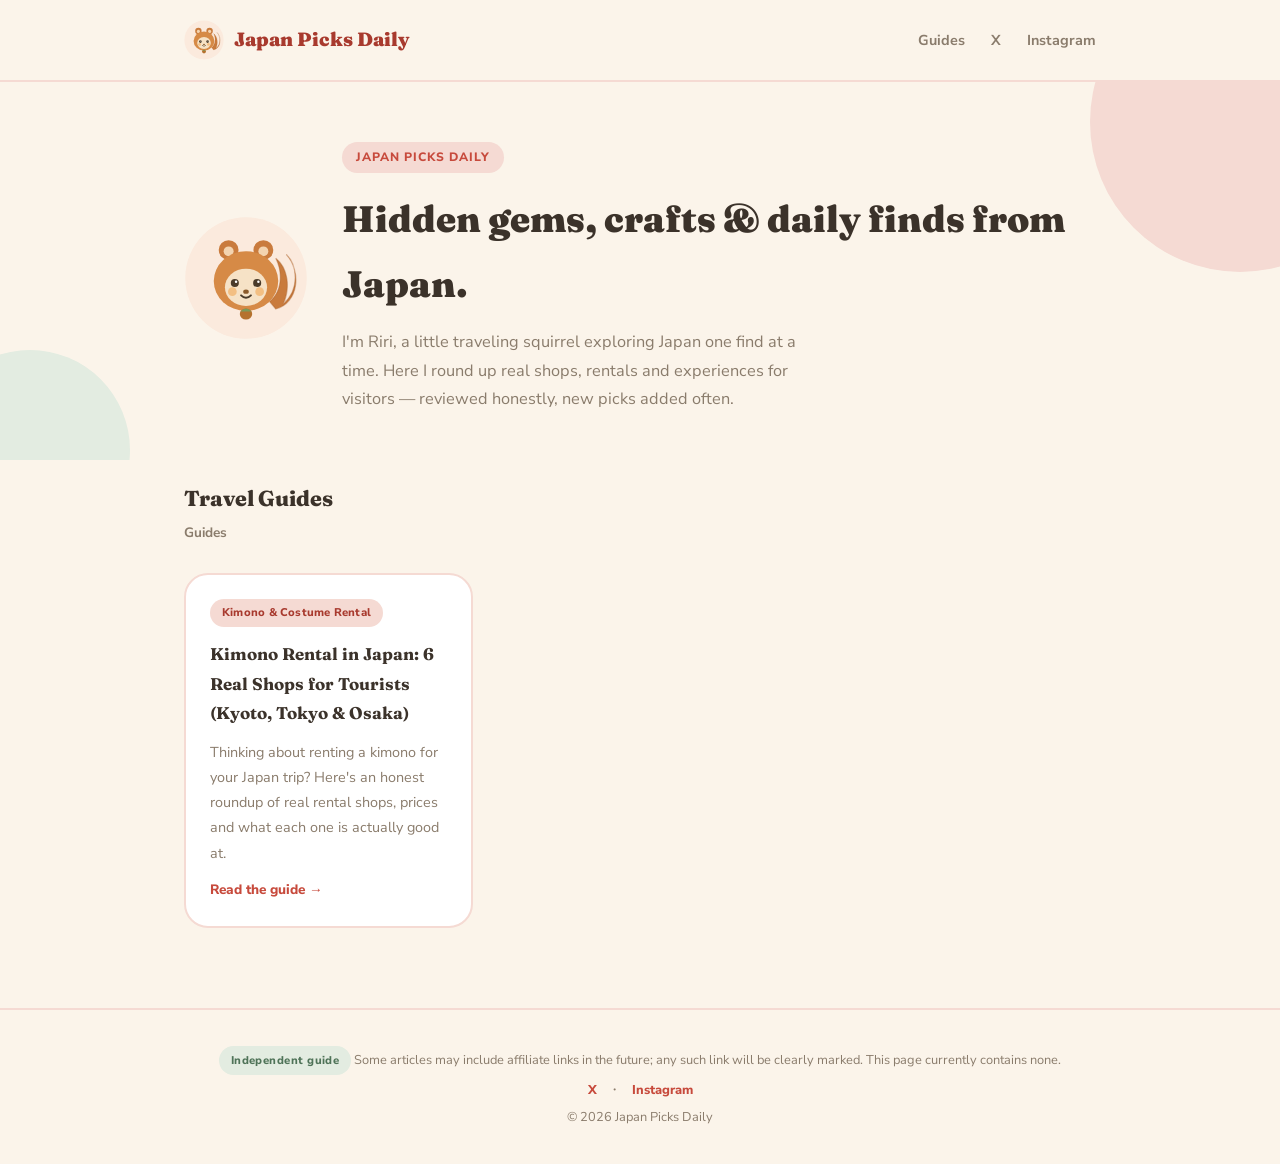
<file: index.html>
<!DOCTYPE html>
<html lang="en">
<head>
<meta charset="UTF-8">
<meta name="viewport" content="width=device-width, initial-scale=1.0">
<title>Japan Picks Daily | Hidden Gems, Crafts &amp; Daily Finds from Japan</title>
<meta name="description" content="Riri the Traveling Squirrel's picks for foreign travelers in Japan — real kimono rental shops, hidden gems, crafts and daily finds, reviewed honestly.">
<link rel="icon" href="mascot.svg">
<link rel="stylesheet" href="style.css">
</head>
<body>

<header class="site-header">
  <div class="wrap">
    <a href="index.html" class="logo">
      <img src="mascot.svg" class="mark" alt="">
      Japan Picks Daily
    </a>
    <nav class="site-nav">
      <a href="index.html">Guides</a>
      <a href="https://x.com/JapanPicksDaily" target="_blank" rel="noopener">X</a>
      <a href="https://www.instagram.com/japanpicksdaily/" target="_blank" rel="noopener">Instagram</a>
    </nav>
  </div>
</header>

<section class="hero">
  <div class="wrap">
    <img src="mascot.svg" class="hero-avatar" alt="Riri the Traveling Squirrel, mascot of Japan Picks Daily">
    <div class="hero-text">
      <span class="eyebrow">Japan Picks Daily</span>
      <h1>Hidden gems, crafts &amp; daily finds from Japan.</h1>
      <p>I'm Riri, a little traveling squirrel exploring Japan one find at a time. Here I round up real shops, rentals and experiences for visitors — reviewed honestly, new picks added often.</p>
    </div>
  </div>
</section>

<section class="reviews-section">
  <div class="wrap">
    <h2 class="section-title">Travel Guides</h2>
    <p class="section-sub">Guides</p>

    <div class="card-grid">
      <a class="review-card" href="kimono-rental-guide.html">
        <span class="tag">Kimono &amp; Costume Rental</span>
        <h3>Kimono Rental in Japan: 6 Real Shops for Tourists (Kyoto, Tokyo &amp; Osaka)</h3>
        <p>Thinking about renting a kimono for your Japan trip? Here's an honest roundup of real rental shops, prices and what each one is actually good at.</p>
        <span class="read-more">Read the guide →</span>
      </a>
    </div>
  </div>
</section>

<footer class="site-footer">
  <div class="wrap">
    <p><span class="info-badge">Independent guide</span> Some articles may include affiliate links in the future; any such link will be clearly marked. This page currently contains none.</p>
    <p class="sns">
      <a href="https://x.com/JapanPicksDaily" target="_blank" rel="noopener">X</a> ・
      <a href="https://www.instagram.com/japanpicksdaily/" target="_blank" rel="noopener">Instagram</a>
    </p>
    <p>&copy; 2026 Japan Picks Daily</p>
  </div>
</footer>

</body>
</html>
</file>
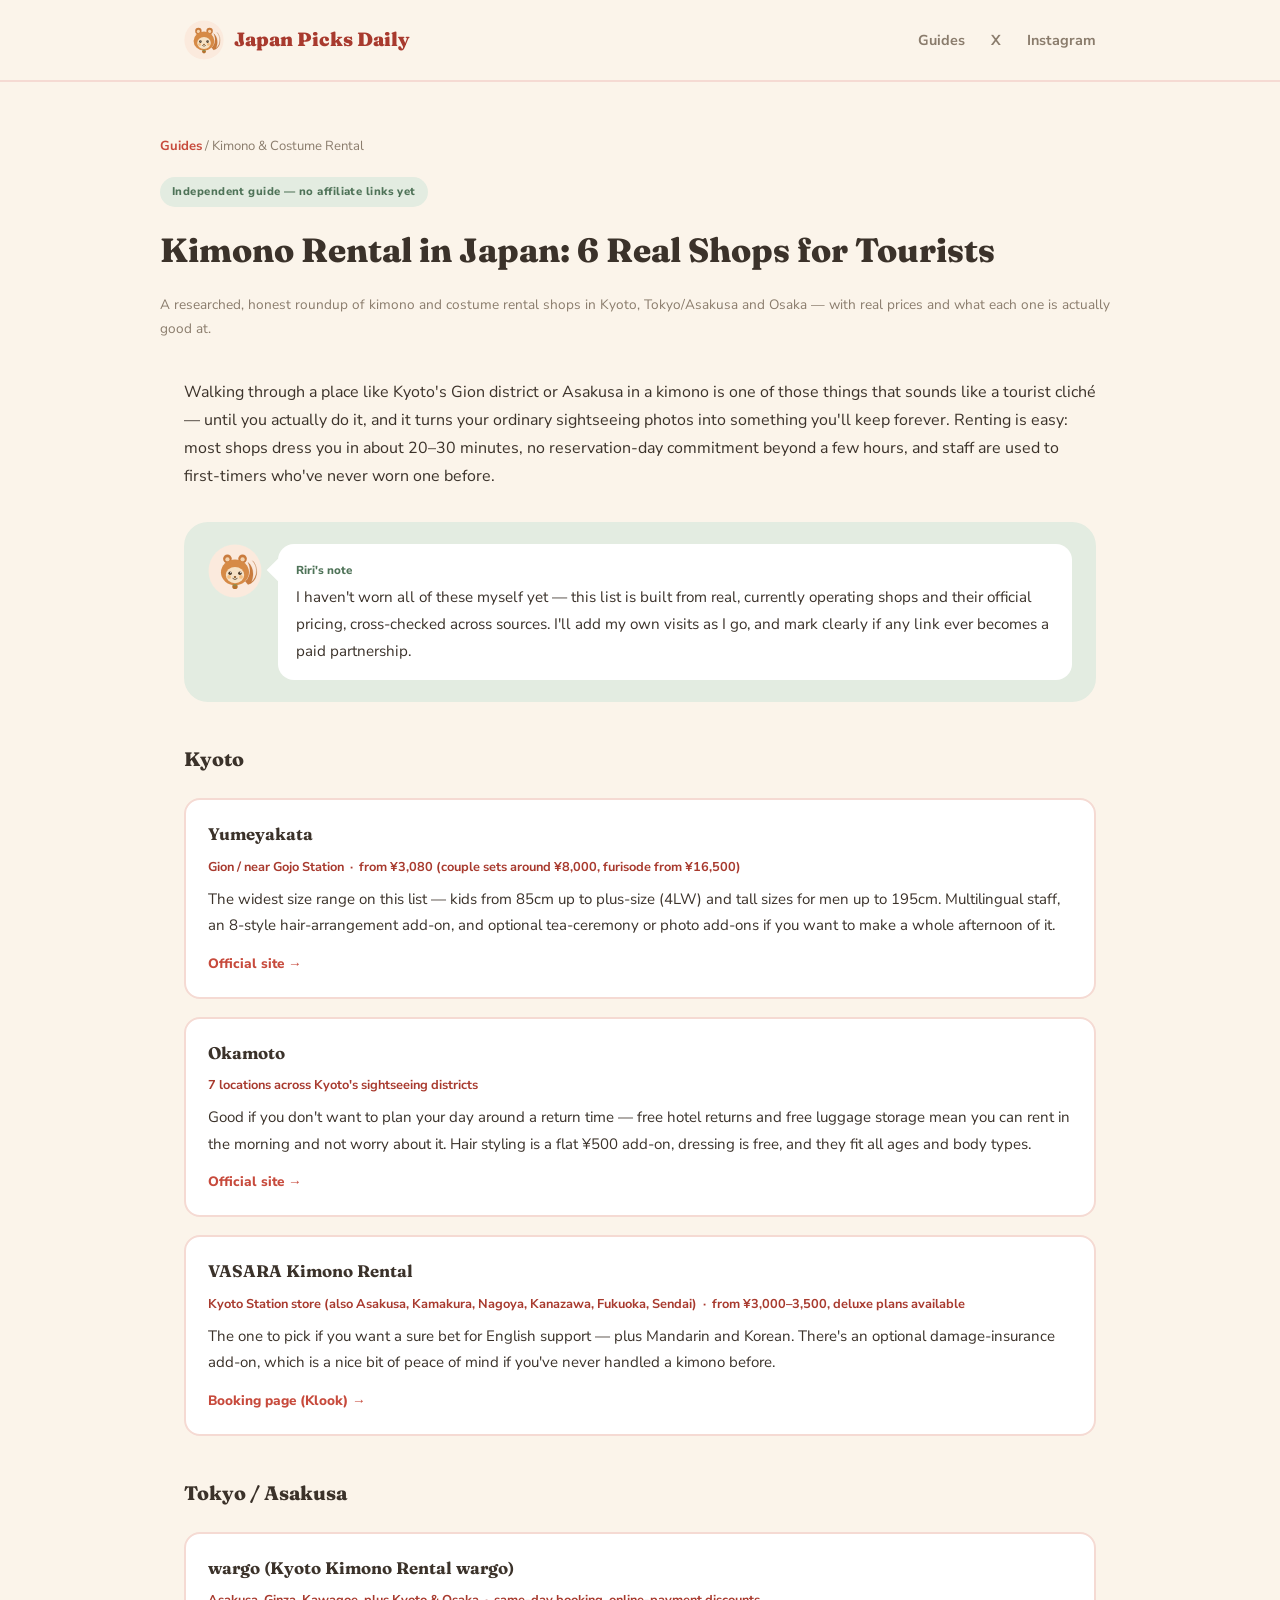
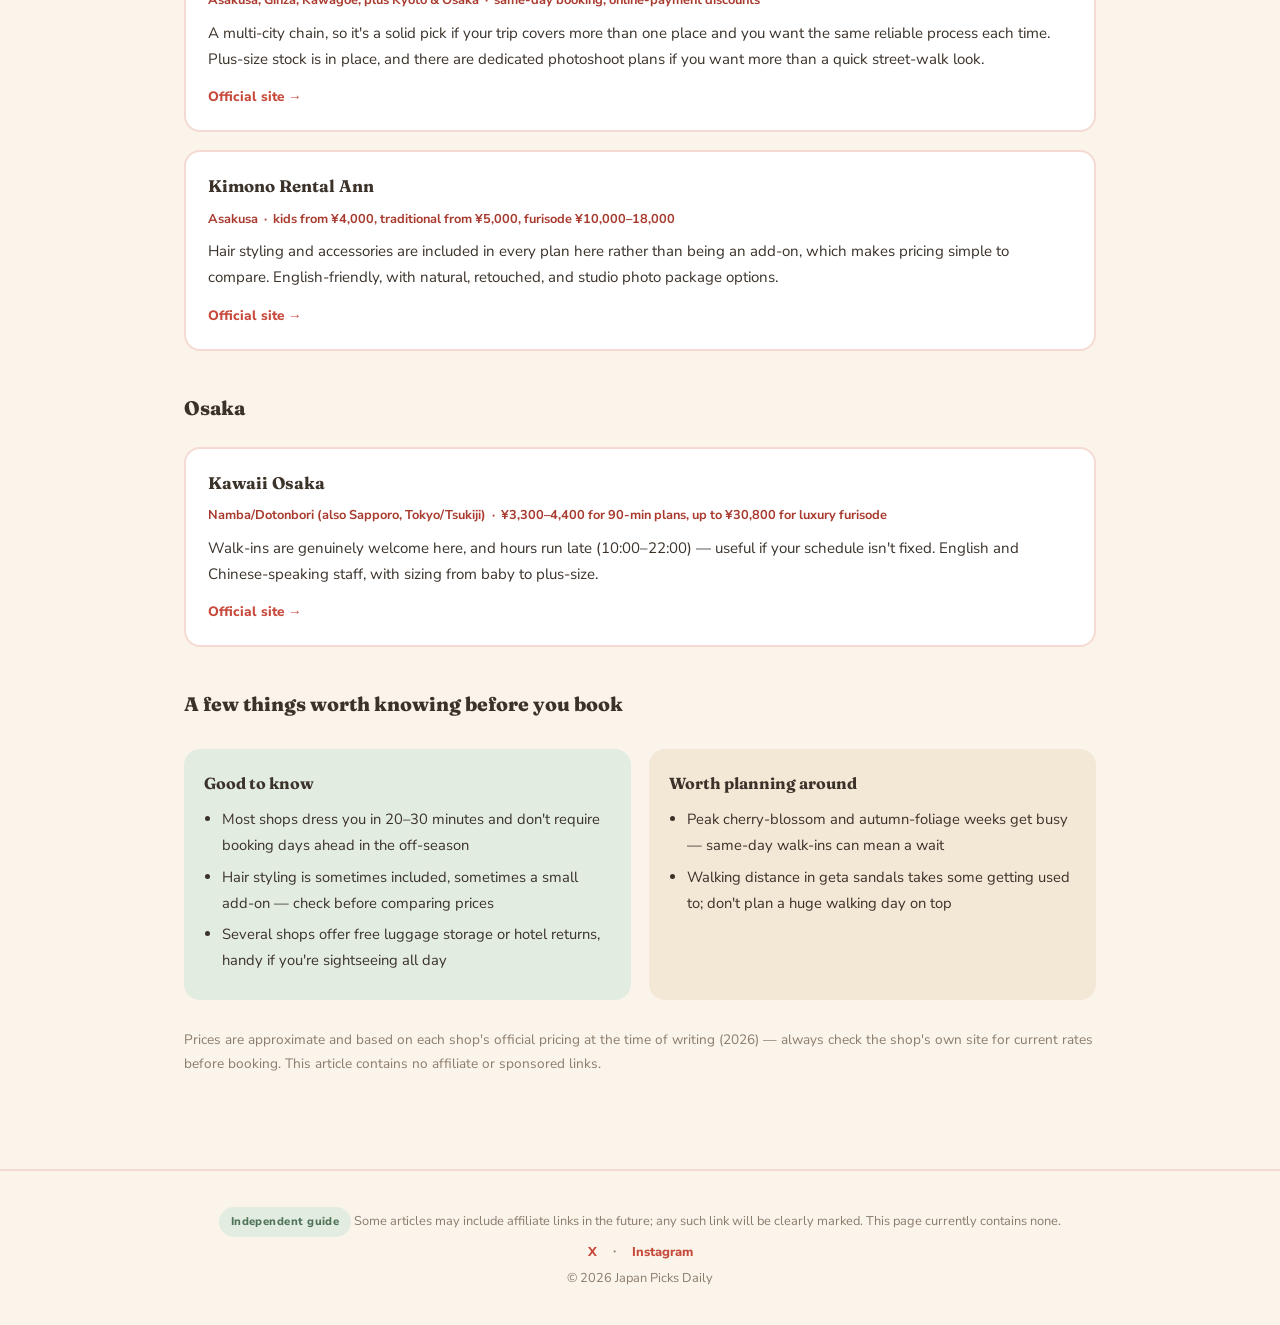
<file: kimono-rental-guide.html>
<!DOCTYPE html>
<html lang="en">
<head>
<meta charset="UTF-8">
<meta name="viewport" content="width=device-width, initial-scale=1.0">
<title>Kimono Rental in Japan: 6 Real Shops for Tourists (Kyoto, Tokyo &amp; Osaka) | Japan Picks Daily</title>
<meta name="description" content="An honest, researched roundup of real kimono and costume rental shops for tourists in Kyoto, Tokyo/Asakusa and Osaka — prices, sizing, and what each shop is good at.">
<link rel="icon" href="mascot.svg">
<link rel="stylesheet" href="style.css">
</head>
<body>

<header class="site-header">
  <div class="wrap">
    <a href="index.html" class="logo">
      <img src="mascot.svg" class="mark" alt="">
      Japan Picks Daily
    </a>
    <nav class="site-nav">
      <a href="index.html">Guides</a>
      <a href="https://x.com/JapanPicksDaily" target="_blank" rel="noopener">X</a>
      <a href="https://www.instagram.com/japanpicksdaily/" target="_blank" rel="noopener">Instagram</a>
    </nav>
  </div>
</header>

<article>
  <div class="wrap article-header">
    <p class="breadcrumb"><a href="index.html">Guides</a> / Kimono &amp; Costume Rental</p>
    <span class="info-badge">Independent guide — no affiliate links yet</span>
    <h1>Kimono Rental in Japan: 6 Real Shops for Tourists</h1>
    <p class="article-meta">A researched, honest roundup of kimono and costume rental shops in Kyoto, Tokyo/Asakusa and Osaka — with real prices and what each one is actually good at.</p>
  </div>

  <div class="wrap article-body">

    <p>Walking through a place like Kyoto's Gion district or Asakusa in a kimono is one of those things that sounds like a tourist cliché — until you actually do it, and it turns your ordinary sightseeing photos into something you'll keep forever. Renting is easy: most shops dress you in about 20–30 minutes, no reservation-day commitment beyond a few hours, and staff are used to first-timers who've never worn one before.</p>

    <div class="mascot-note">
      <img src="mascot.svg" class="avatar" alt="Riri the Traveling Squirrel">
      <div class="bubble">
        <span class="label">Riri's note</span>
        I haven't worn all of these myself yet — this list is built from real, currently operating shops and their official pricing, cross-checked across sources. I'll add my own visits as I go, and mark clearly if any link ever becomes a paid partnership.
      </div>
    </div>

    <h2>Kyoto</h2>
    <div class="shop-list">

      <div class="shop-card">
        <h3>Yumeyakata</h3>
        <p class="meta">Gion / near Gojo Station &nbsp;·&nbsp; from ¥3,080 (couple sets around ¥8,000, furisode from ¥16,500)</p>
        <p>The widest size range on this list — kids from 85cm up to plus-size (4LW) and tall sizes for men up to 195cm. Multilingual staff, an 8-style hair-arrangement add-on, and optional tea-ceremony or photo add-ons if you want to make a whole afternoon of it.</p>
        <a class="shop-link" href="https://www.en-kyoto.yumeyakata.com/" target="_blank" rel="noopener">Official site →</a>
      </div>

      <div class="shop-card">
        <h3>Okamoto</h3>
        <p class="meta">7 locations across Kyoto's sightseeing districts</p>
        <p>Good if you don't want to plan your day around a return time — free hotel returns and free luggage storage mean you can rent in the morning and not worry about it. Hair styling is a flat ¥500 add-on, dressing is free, and they fit all ages and body types.</p>
        <a class="shop-link" href="https://okamoto-kimono-en.com/" target="_blank" rel="noopener">Official site →</a>
      </div>

      <div class="shop-card">
        <h3>VASARA Kimono Rental</h3>
        <p class="meta">Kyoto Station store (also Asakusa, Kamakura, Nagoya, Kanazawa, Fukuoka, Sendai) &nbsp;·&nbsp; from ¥3,000–3,500, deluxe plans available</p>
        <p>The one to pick if you want a sure bet for English support — plus Mandarin and Korean. There's an optional damage-insurance add-on, which is a nice bit of peace of mind if you've never handled a kimono before.</p>
        <a class="shop-link" href="https://www.klook.com/en-US/activity/21903-vasara-kimono-rental-kyoto/" target="_blank" rel="noopener">Booking page (Klook) →</a>
      </div>

    </div>

    <h2>Tokyo / Asakusa</h2>
    <div class="shop-list">

      <div class="shop-card">
        <h3>wargo (Kyoto Kimono Rental wargo)</h3>
        <p class="meta">Asakusa, Ginza, Kawagoe, plus Kyoto &amp; Osaka &nbsp;·&nbsp; same-day booking, online-payment discounts</p>
        <p>A multi-city chain, so it's a solid pick if your trip covers more than one place and you want the same reliable process each time. Plus-size stock is in place, and there are dedicated photoshoot plans if you want more than a quick street-walk look.</p>
        <a class="shop-link" href="https://kyotokimonorental.com/en" target="_blank" rel="noopener">Official site →</a>
      </div>

      <div class="shop-card">
        <h3>Kimono Rental Ann</h3>
        <p class="meta">Asakusa &nbsp;·&nbsp; kids from ¥4,000, traditional from ¥5,000, furisode ¥10,000–18,000</p>
        <p>Hair styling and accessories are included in every plan here rather than being an add-on, which makes pricing simple to compare. English-friendly, with natural, retouched, and studio photo package options.</p>
        <a class="shop-link" href="https://kimonorentalann.com/" target="_blank" rel="noopener">Official site →</a>
      </div>

    </div>

    <h2>Osaka</h2>
    <div class="shop-list">

      <div class="shop-card">
        <h3>Kawaii Osaka</h3>
        <p class="meta">Namba/Dotonbori (also Sapporo, Tokyo/Tsukiji) &nbsp;·&nbsp; ¥3,300–4,400 for 90-min plans, up to ¥30,800 for luxury furisode</p>
        <p>Walk-ins are genuinely welcome here, and hours run late (10:00–22:00) — useful if your schedule isn't fixed. English and Chinese-speaking staff, with sizing from baby to plus-size.</p>
        <a class="shop-link" href="https://kawaii-osaka.jp/" target="_blank" rel="noopener">Official site →</a>
      </div>

    </div>

    <h2>A few things worth knowing before you book</h2>
    <div class="pros-cons">
      <div class="box good">
        <h4>Good to know</h4>
        <ul>
          <li>Most shops dress you in 20–30 minutes and don't require booking days ahead in the off-season</li>
          <li>Hair styling is sometimes included, sometimes a small add-on — check before comparing prices</li>
          <li>Several shops offer free luggage storage or hotel returns, handy if you're sightseeing all day</li>
        </ul>
      </div>
      <div class="box bad">
        <h4>Worth planning around</h4>
        <ul>
          <li>Peak cherry-blossom and autumn-foliage weeks get busy — same-day walk-ins can mean a wait</li>
          <li>Walking distance in geta sandals takes some getting used to; don't plan a huge walking day on top</li>
        </ul>
      </div>
    </div>

    <p style="font-size:0.85rem;color:var(--ink-soft);">Prices are approximate and based on each shop's official pricing at the time of writing (2026) — always check the shop's own site for current rates before booking. This article contains no affiliate or sponsored links.</p>

  </div>
</article>

<footer class="site-footer">
  <div class="wrap">
    <p><span class="info-badge">Independent guide</span> Some articles may include affiliate links in the future; any such link will be clearly marked. This page currently contains none.</p>
    <p class="sns">
      <a href="https://x.com/JapanPicksDaily" target="_blank" rel="noopener">X</a> ・
      <a href="https://www.instagram.com/japanpicksdaily/" target="_blank" rel="noopener">Instagram</a>
    </p>
    <p>&copy; 2026 Japan Picks Daily</p>
  </div>
</footer>

</body>
</html>
</file>
<file: style.css>
/* ==========================================================
   Japan Picks Daily — style.css
   Warm travel-journal look: cream paper, torii red, forest green
   ========================================================== */

@import url('https://fonts.googleapis.com/css2?family=Fraunces:wght@500;600;700;900&family=Nunito+Sans:wght@500;600;700;800&display=swap');

:root {
  /* Color */
  --cream:        #FBF4EA;
  --cream-deep:   #F3E7D6;
  --red:          #C74A3C;
  --red-soft:     #F5DAD3;
  --red-deep:     #A83A2E;
  --green:        #4F7358;
  --green-soft:   #E3ECE1;
  --ink:          #3B322A;
  --ink-soft:     #8A7C6C;
  --white:        #FFFFFF;

  /* Type */
  --font-display: "Fraunces", serif;
  --font-body:    "Nunito Sans", sans-serif;
  --font-label:   "Nunito Sans", sans-serif;

  --radius-lg: 24px;
  --radius-md: 16px;
  --radius-sm: 10px;
}

* { box-sizing: border-box; }

html { scroll-behavior: smooth; }

body {
  margin: 0;
  background: var(--cream);
  color: var(--ink);
  font-family: var(--font-body);
  line-height: 1.75;
  -webkit-font-smoothing: antialiased;
}

img { max-width: 100%; display: block; }

a { color: inherit; text-decoration: none; }

.wrap {
  max-width: 960px;
  margin: 0 auto;
  padding: 0 24px;
}

/* ---------- Header ---------- */
.site-header {
  padding: 20px 0;
  background: var(--cream);
  position: sticky;
  top: 0;
  z-index: 20;
  border-bottom: 2px solid var(--red-soft);
}
.site-header .wrap {
  display: flex;
  align-items: center;
  justify-content: space-between;
}
.logo {
  display: flex;
  align-items: center;
  gap: 10px;
  font-family: var(--font-display);
  font-weight: 900;
  font-size: 1.2rem;
  color: var(--red-deep);
}
.logo .mark {
  width: 40px;
  height: 40px;
}
.site-nav a {
  font-family: var(--font-label);
  font-weight: 700;
  font-size: 0.9rem;
  color: var(--ink-soft);
  margin-left: 22px;
}
.site-nav a:hover { color: var(--red); }

/* ---------- Hero ---------- */
.hero {
  padding: 60px 0 46px;
  position: relative;
  overflow: hidden;
}
.hero::before {
  content: "";
  position: absolute;
  top: -110px; right: -110px;
  width: 300px; height: 300px;
  background: var(--red-soft);
  border-radius: 50%;
  z-index: 0;
}
.hero::after {
  content: "";
  position: absolute;
  bottom: -90px; left: -70px;
  width: 200px; height: 200px;
  background: var(--green-soft);
  border-radius: 50%;
  z-index: 0;
}
.hero .wrap {
  position: relative;
  z-index: 1;
  display: flex;
  align-items: center;
  gap: 34px;
}
.hero-avatar {
  width: 124px;
  height: 124px;
  flex-shrink: 0;
}
.hero-text .eyebrow {
  font-family: var(--font-label);
  font-weight: 800;
  letter-spacing: 0.08em;
  font-size: 0.76rem;
  color: var(--red);
  text-transform: uppercase;
  display: inline-block;
  background: var(--red-soft);
  padding: 5px 14px;
  border-radius: 999px;
  margin-bottom: 14px;
}
.hero-text h1 {
  font-family: var(--font-display);
  font-weight: 900;
  font-size: clamp(1.6rem, 4vw, 2.3rem);
  margin: 0 0 12px;
  color: var(--ink);
}
.hero-text p {
  margin: 0;
  color: var(--ink-soft);
  font-size: 1.02rem;
  max-width: 46ch;
}

/* ---------- Section heading ---------- */
.section-title {
  font-family: var(--font-display);
  font-weight: 800;
  font-size: 1.35rem;
  margin: 0 0 4px;
  color: var(--ink);
}
.section-sub {
  font-family: var(--font-label);
  font-weight: 700;
  color: var(--ink-soft);
  font-size: 0.85rem;
  margin: 0 0 28px;
}

/* ---------- Guide Card Grid ---------- */
.reviews-section { padding: 20px 0 80px; }
.card-grid {
  display: grid;
  grid-template-columns: repeat(auto-fill, minmax(260px, 1fr));
  gap: 22px;
}
.review-card {
  background: var(--white);
  border-radius: var(--radius-lg);
  padding: 24px;
  border: 2px solid var(--red-soft);
  transition: transform .18s ease, box-shadow .18s ease, border-color .18s ease;
  display: flex;
  flex-direction: column;
  gap: 12px;
}
.review-card:hover {
  transform: translateY(-4px);
  box-shadow: 0 16px 30px -18px rgba(168,58,46,0.35);
  border-color: var(--red);
}
.review-card .tag {
  align-self: flex-start;
  font-family: var(--font-label);
  font-weight: 800;
  font-size: 0.7rem;
  color: var(--red-deep);
  background: var(--red-soft);
  padding: 4px 12px;
  border-radius: 999px;
  letter-spacing: 0.02em;
}
.review-card h3 {
  font-family: var(--font-display);
  font-weight: 700;
  font-size: 1.06rem;
  margin: 0;
  color: var(--ink);
}
.review-card p {
  margin: 0;
  font-size: 0.9rem;
  color: var(--ink-soft);
  flex-grow: 1;
}
.review-card .read-more {
  font-family: var(--font-label);
  font-weight: 800;
  font-size: 0.85rem;
  color: var(--red);
}

/* ---------- PR Disclosure badge ---------- */
.pr-badge {
  display: inline-flex;
  align-items: center;
  gap: 6px;
  font-family: var(--font-label);
  font-weight: 800;
  font-size: 0.7rem;
  color: var(--white);
  background: var(--red);
  padding: 5px 12px;
  border-radius: 999px;
  letter-spacing: 0.04em;
}
.info-badge {
  display: inline-flex;
  align-items: center;
  gap: 6px;
  font-family: var(--font-label);
  font-weight: 800;
  font-size: 0.7rem;
  color: var(--green);
  background: var(--green-soft);
  padding: 5px 12px;
  border-radius: 999px;
  letter-spacing: 0.04em;
}

/* ---------- Article ---------- */
.article-header { padding: 40px 0 8px; }
.breadcrumb {
  font-family: var(--font-label);
  font-size: 0.82rem;
  color: var(--ink-soft);
  margin-bottom: 18px;
}
.breadcrumb a { color: var(--red); font-weight: 700; }

.article-header h1 {
  font-family: var(--font-display);
  font-weight: 800;
  font-size: clamp(1.5rem, 4vw, 2.1rem);
  margin: 14px 0 8px;
  color: var(--ink);
}
.article-meta {
  font-family: var(--font-label);
  font-size: 0.85rem;
  color: var(--ink-soft);
}

.article-body { padding-bottom: 80px; }
.article-body p { font-size: 1rem; color: var(--ink); }
.article-body h2 {
  font-family: var(--font-display);
  font-weight: 800;
  font-size: 1.22rem;
  margin: 40px 0 14px;
  color: var(--ink);
}

/* Mascot callout — signature element */
.mascot-note {
  display: flex;
  gap: 16px;
  align-items: flex-start;
  background: var(--green-soft);
  border-radius: var(--radius-lg);
  padding: 22px 24px;
  margin: 32px 0;
  position: relative;
}
.mascot-note .avatar {
  width: 54px;
  height: 54px;
  flex-shrink: 0;
}
.mascot-note .bubble {
  position: relative;
  background: var(--white);
  border-radius: var(--radius-md);
  padding: 16px 18px;
  font-size: 0.95rem;
}
.mascot-note .bubble::before {
  content: "";
  position: absolute;
  left: -8px; top: 18px;
  width: 16px; height: 16px;
  background: var(--white);
  transform: rotate(45deg);
}
.mascot-note .label {
  font-family: var(--font-label);
  font-weight: 800;
  font-size: 0.72rem;
  color: var(--green);
  display: block;
  margin-bottom: 4px;
}

/* Shop comparison cards */
.shop-list { display: flex; flex-direction: column; gap: 18px; margin: 22px 0 36px; }
.shop-card {
  background: var(--white);
  border: 2px solid var(--red-soft);
  border-radius: var(--radius-md);
  padding: 20px 22px;
}
.shop-card h3 {
  font-family: var(--font-display);
  font-size: 1.05rem;
  margin: 0 0 6px;
  color: var(--ink);
}
.shop-card .meta {
  font-family: var(--font-label);
  font-size: 0.8rem;
  color: var(--red-deep);
  font-weight: 700;
  margin-bottom: 8px;
}
.shop-card p { margin: 0 0 10px; font-size: 0.94rem; }
.shop-card a.shop-link {
  font-family: var(--font-label);
  font-weight: 800;
  font-size: 0.85rem;
  color: var(--red);
}
.shop-card a.shop-link:hover { text-decoration: underline; }

/* Pros / cons */
.pros-cons {
  display: grid;
  grid-template-columns: 1fr 1fr;
  gap: 18px;
  margin: 28px 0;
}
.pros-cons .box {
  border-radius: var(--radius-md);
  padding: 20px;
}
.pros-cons .good { background: var(--green-soft); }
.pros-cons .bad  { background: var(--cream-deep); }
.pros-cons h4 {
  margin: 0 0 10px;
  font-family: var(--font-display);
  font-size: 1rem;
}
.pros-cons ul { margin: 0; padding-left: 1.1em; }
.pros-cons li { margin-bottom: 6px; font-size: 0.92rem; }

@media (max-width: 560px) {
  .pros-cons { grid-template-columns: 1fr; }
}

/* CTA */
.cta-box {
  text-align: center;
  background: var(--white);
  border: 2px solid var(--red-soft);
  border-radius: var(--radius-lg);
  padding: 34px 24px;
  margin: 40px 0;
}
.cta-box p.lead {
  font-family: var(--font-display);
  font-weight: 700;
  font-size: 1.03rem;
  margin: 0 0 18px;
}
.cta-button {
  display: inline-block;
  font-family: var(--font-label);
  font-weight: 800;
  font-size: 1rem;
  color: var(--white);
  background: linear-gradient(135deg, var(--red), var(--red-deep));
  padding: 15px 38px;
  border-radius: 999px;
  box-shadow: 0 10px 22px -10px rgba(168,58,46,0.55);
  transition: transform .15s ease;
}
.cta-button:hover { transform: translateY(-2px); }
.cta-box .fine {
  margin-top: 12px;
  font-size: 0.78rem;
  color: var(--ink-soft);
}

/* ---------- Footer ---------- */
.site-footer {
  border-top: 2px solid var(--red-soft);
  padding: 32px 0;
  text-align: center;
}
.site-footer p {
  font-family: var(--font-label);
  font-size: 0.8rem;
  color: var(--ink-soft);
  margin: 4px 0;
}
.site-footer .sns a {
  margin: 0 8px;
  font-weight: 800;
  color: var(--red);
}

/* Accessibility: focus visibility */
a:focus-visible, button:focus-visible {
  outline: 3px solid var(--red);
  outline-offset: 2px;
}

@media (prefers-reduced-motion: reduce) {
  * { transition: none !important; }
}
</file>
